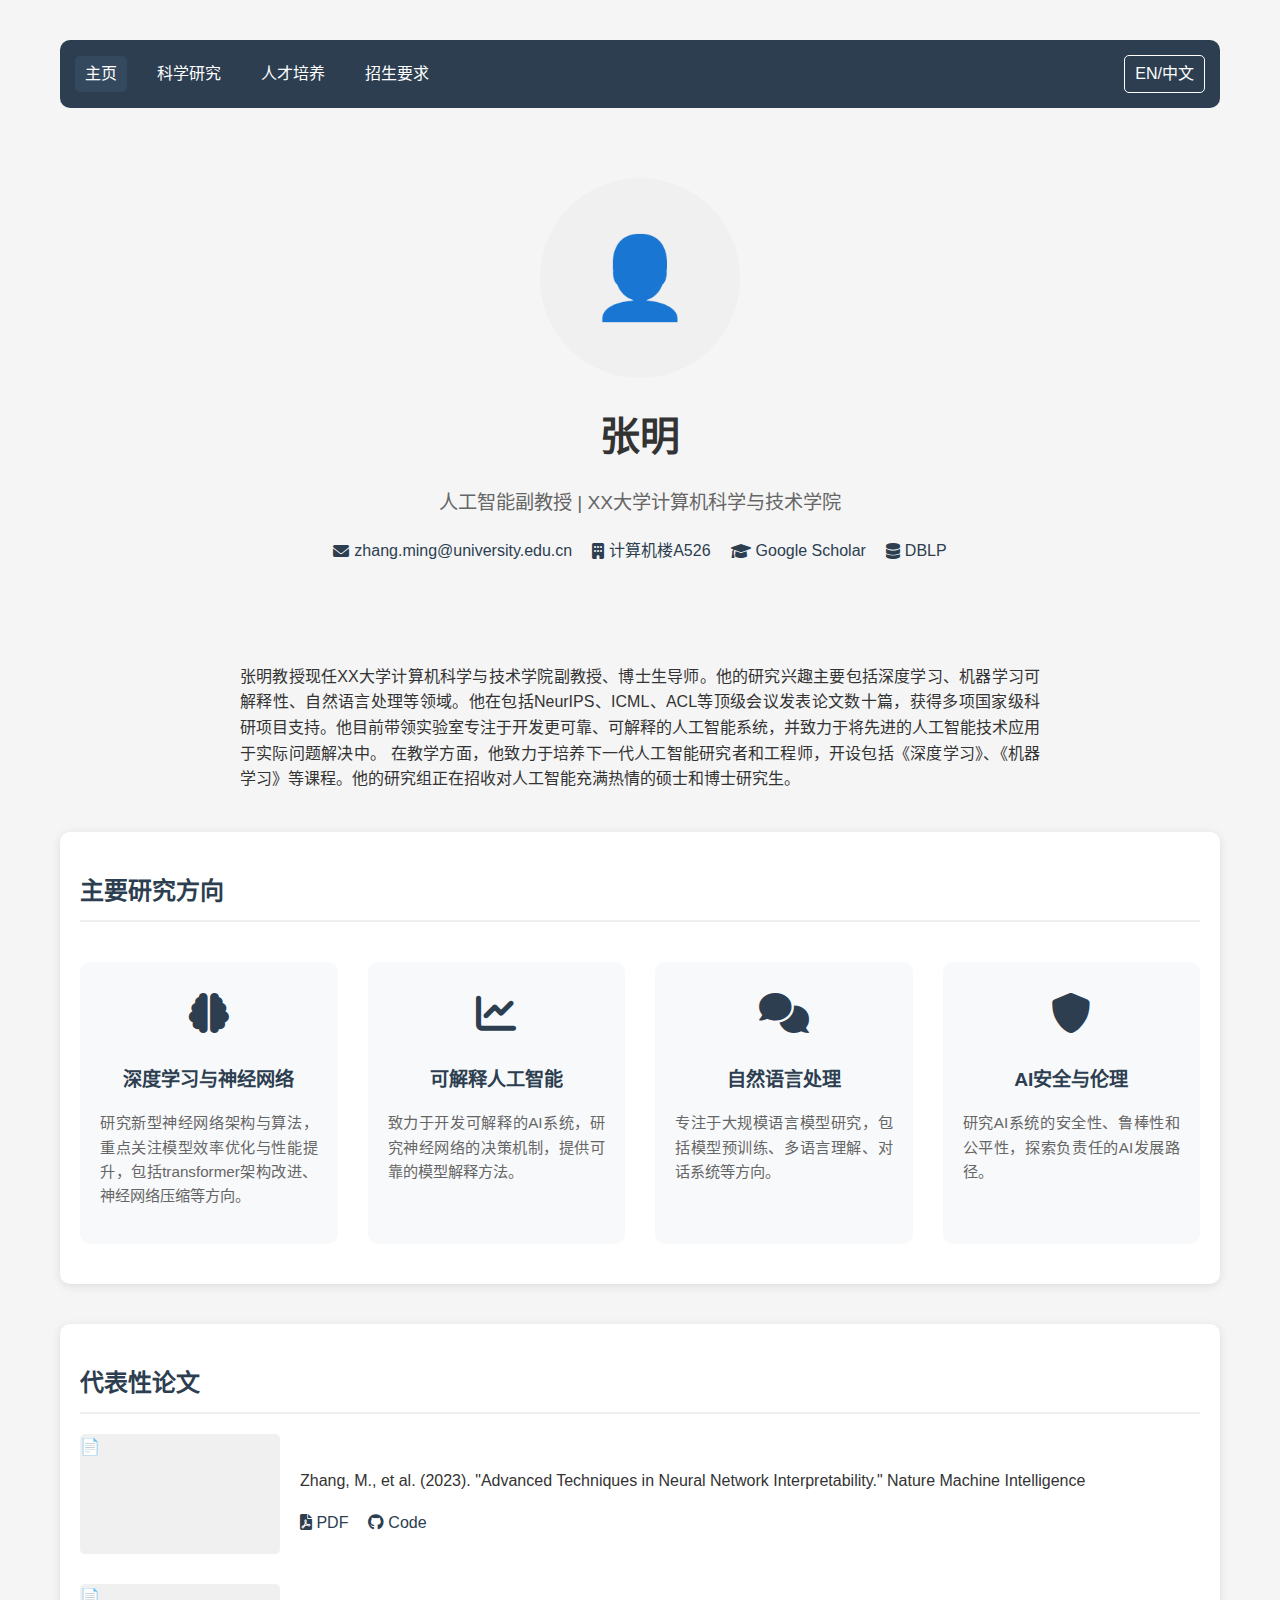
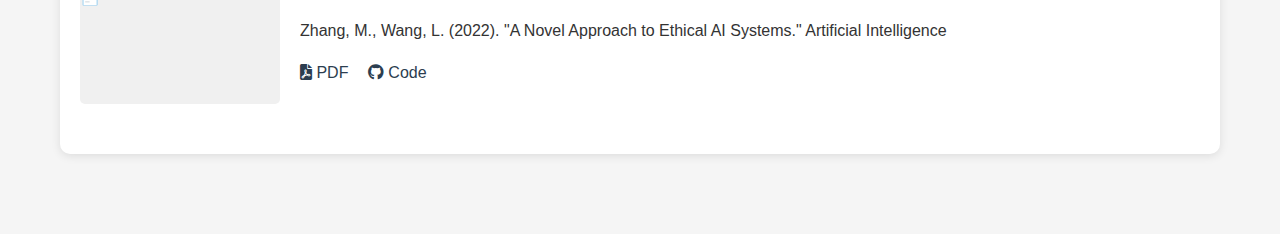
<file: index.html>
<!DOCTYPE html><html lang="zh-CN"><head>
    
    <meta charset="UTF-8">
    <meta name="viewport" content="width=device-width, initial-scale=1.0">
    <title>张明 - 人工智能研究者</title>
    <link rel="stylesheet" href="https://cdnjs.cloudflare.com/ajax/libs/font-awesome/6.0.0/css/all.min.css">
    <link rel="stylesheet" href="./css/style-index.css">
</head>
<body>
    <nav>
        <div class="nav-container">
            <div class="nav-links">
                <a href="index.html" class="active">主页</a>
                <a href="research.html">科学研究</a>
                <a href="teaching.html">人才培养</a>
                <a href="admission.html">招生要求</a>
            </div>
            <div class="lang-switch" onclick="toggleLanguage()">EN/中文</div>
        </div>
    </nav>

    <header>
        <div class="profile-img">
            👤
            <!-- 替换为实际图片：<img src="path/to/your/photo.jpg" alt="张明教授"> -->
        </div>
        <h1 class="name">张明</h1>
        <p class="title">人工智能副教授 | XX大学计算机科学与技术学院</p>
        
        <div class="contact-bar">
            <a href="mailto:zhang.ming@university.edu.cn">
                <i class="fas fa-envelope"></i>
                zhang.ming@university.edu.cn
            </a>
            <a href="#">
                <i class="fas fa-building"></i>
                计算机楼A526
            </a>
            <a href="https://scholar.google.com/" target="_blank">
                <i class="fas fa-graduation-cap"></i>
                Google Scholar
            </a>
            <a href="https://dblp.org/" target="_blank">
                <i class="fas fa-database"></i>
                DBLP
            </a>
        </div>
    </header>

    <div class="bio">
        张明教授现任XX大学计算机科学与技术学院副教授、博士生导师。他的研究兴趣主要包括深度学习、机器学习可解释性、自然语言处理等领域。他在包括NeurIPS、ICML、ACL等顶级会议发表论文数十篇，获得多项国家级科研项目支持。他目前带领实验室专注于开发更可靠、可解释的人工智能系统，并致力于将先进的人工智能技术应用于实际问题解决中。

        在教学方面，他致力于培养下一代人工智能研究者和工程师，开设包括《深度学习》、《机器学习》等课程。他的研究组正在招收对人工智能充满热情的硕士和博士研究生。
    </div>

    <section class="research-directions">
        <h2 class="section-title">主要研究方向</h2>
        <div class="research-grid">
            <div class="research-item">
                <div class="research-icon">
                    <i class="fas fa-brain"></i>
                </div>
                <h3 class="research-title">深度学习与神经网络</h3>
                <p class="research-desc">
                    研究新型神经网络架构与算法，重点关注模型效率优化与性能提升，包括transformer架构改进、神经网络压缩等方向。
                </p>
            </div>
            <div class="research-item">
                <div class="research-icon">
                    <i class="fas fa-chart-line"></i>
                </div>
                <h3 class="research-title">可解释人工智能</h3>
                <p class="research-desc">
                    致力于开发可解释的AI系统，研究神经网络的决策机制，提供可靠的模型解释方法。
                </p>
            </div>
            <div class="research-item">
                <div class="research-icon">
                    <i class="fas fa-comments"></i>
                </div>
                <h3 class="research-title">自然语言处理</h3>
                <p class="research-desc">
                    专注于大规模语言模型研究，包括模型预训练、多语言理解、对话系统等方向。
                </p>
            </div>
            <div class="research-item">
                <div class="research-icon">
                    <i class="fas fa-shield-alt"></i>
                </div>
                <h3 class="research-title">AI安全与伦理</h3>
                <p class="research-desc">
                    研究AI系统的安全性、鲁棒性和公平性，探索负责任的AI发展路径。
                </p>
            </div>
        </div>
    </section>

    <section>
        <h2>代表性论文</h2>
        <div class="publication-item">
            <div class="pub-image">
                <!-- 替换为论文相关图片：<img src="path/to/paper1/image.jpg" alt="论文1示意图"> -->
                📄
            </div>
            <div class="pub-info">
                <p>Zhang, M., et al. (2023). "Advanced Techniques in Neural Network Interpretability." Nature Machine Intelligence</p>
                <div class="pub-links">
                    <a href="#"><i class="fas fa-file-pdf"></i> PDF</a>
                    <a href="#"><i class="fab fa-github"></i> Code</a>
                </div>
            </div>
        </div>

        <div class="publication-item">
            <div class="pub-image">
                <!-- 替换为论文相关图片：<img src="path/to/paper2/image.jpg" alt="论文2示意图"> -->
                📄
            </div>
            <div class="pub-info">
                <p>Zhang, M., Wang, L. (2022). "A Novel Approach to Ethical AI Systems." Artificial Intelligence</p>
                <div class="pub-links">
                    <a href="#"><i class="fas fa-file-pdf"></i> PDF</a>
                    <a href="#"><i class="fab fa-github"></i> Code</a>
                </div>
            </div>
        </div>
    </section>

    <script>
        let isEnglish = false;

        const translations = {
            'zh': {
                'name': '张明',
                'title': '人工智能副教授 | XX大学计算机科学与技术学院',
                'nav-home': '主页',
                'nav-research': '科学研究',
                'nav-teaching': '人才培养',
                'nav-admission': '招生要求',
                'contact-office': '计算机楼A526',
                'research-directions': '主要研究方向',
                'deep-learning': '深度学习与神经网络',
                'explainable-ai': '可解释人工智能',
                'nlp': '自然语言处理',
                'ai-safety': 'AI安全与伦理',
                'deep-learning-desc': '研究新型神经网络架构与算法，重点关注模型效率优化与性能提升，包括transformer架构改进、神经网络压缩等方向。',
                'explainable-ai-desc': '致力于开发可解释的AI系统，研究神经网络的决策机制，提供可靠的模型解释方法。',
                'nlp-desc': '专注于大规模语言模型研究，包括模型预训练、多语言理解、对话系统等方向。',
                'ai-safety-desc': '研究AI系统的安全性、鲁棒性和公平性，探索负责任的AI发展路径。',
                'selected-publications': '代表性论文',
                'bio': '张明教授现任XX大学计算机科学与技术学院副教授、博士生导师。他的研究兴趣主要包括深度学习、机器学习可解释性、自然语言处理等领域。他在包括NeurIPS、ICML、ACL等顶级会议发表论文数十篇，获得多项国家级科研项目支持。他目前带领实验室专注于开发更可靠、可解释的人工智能系统，并致力于将先进的人工智能技术应用于实际问题解决中。'
            },
            'en': {
                'name': 'Ming Zhang',
                'title': 'Associate Professor in AI | School of Computer Science, XX University',
                'nav-home': 'Home',
                'nav-research': 'Research',
                'nav-teaching': 'Teaching',
                'nav-admission': 'Admission',
                'contact-office': 'Building A, Room 526',
                'research-directions': 'Research Directions',
                'deep-learning': 'Deep Learning & Neural Networks',
                'explainable-ai': 'Explainable AI',
                'nlp': 'Natural Language Processing',
                'ai-safety': 'AI Safety & Ethics',
                'deep-learning-desc': 'Research on novel neural network architectures and algorithms, focusing on model efficiency optimization and performance improvement, including transformer architecture improvements and neural network compression.',
                'explainable-ai-desc': 'Dedicated to developing interpretable AI systems, studying neural network decision mechanisms, and providing reliable model interpretation methods.',
                'nlp-desc': 'Focus on large-scale language model research, including model pre-training, multilingual understanding, and dialogue systems.',
                'ai-safety-desc': 'Research on AI system safety, robustness, and fairness, exploring responsible AI development paths.',
                'selected-publications': 'Selected Publications',
                'bio': 'Dr. Ming Zhang is currently an Associate Professor at the School of Computer Science, XX University. His research interests include deep learning, machine learning interpretability, and natural language processing. He has published numerous papers in top-tier conferences including NeurIPS, ICML, and ACL, and has received multiple national research grants. He currently leads his laboratory focusing on developing more reliable and interpretable AI systems, and is committed to applying advanced AI technologies to solve practical problems.'
            }
        };

        function toggleLanguage() {
            isEnglish = !isEnglish;
            const lang = isEnglish ? 'en' : 'zh';
            
            // 更新所有需要翻译的元素
            document.querySelector('.name').textContent = translations[lang]['name'];
            document.querySelector('.title').textContent = translations[lang]['title'];
            document.querySelector('.bio').textContent = translations[lang]['bio'];
            document.querySelector('.section-title').textContent = translations[lang]['research-directions'];
            
            // 更新导航链接
            document.querySelectorAll('.nav-links a').forEach((link, index) => {
                const keys = ['nav-home', 'nav-research', 'nav-teaching', 'nav-admission'];
                link.textContent = translations[lang][keys[index]];
            });

            // 更新研究方向
            document.querySelectorAll('.research-title').forEach((title, index) => {
                const keys = ['deep-learning', 'explainable-ai', 'nlp', 'ai-safety'];
                title.textContent = translations[lang][keys[index]];
            });

            document.querySelectorAll('.research-desc').forEach((desc, index) => {
                const keys = ['deep-learning-desc', 'explainable-ai-desc', 'nlp-desc', 'ai-safety-desc'];
                desc.textContent = translations[lang][keys[index]];
            });
        }

        // 添加部分交互效果
        document.querySelectorAll('section').forEach(section => {
            section.addEventListener('mouseenter', () => {
                section.style.transform = 'scale(1.01)';
                section.style.transition = 'transform 0.2s ease';
            });
            section.addEventListener('mouseleave', () => {
                section.style.transform = 'scale(1)';
            });
        });
    </script>


</body></html>
</file>
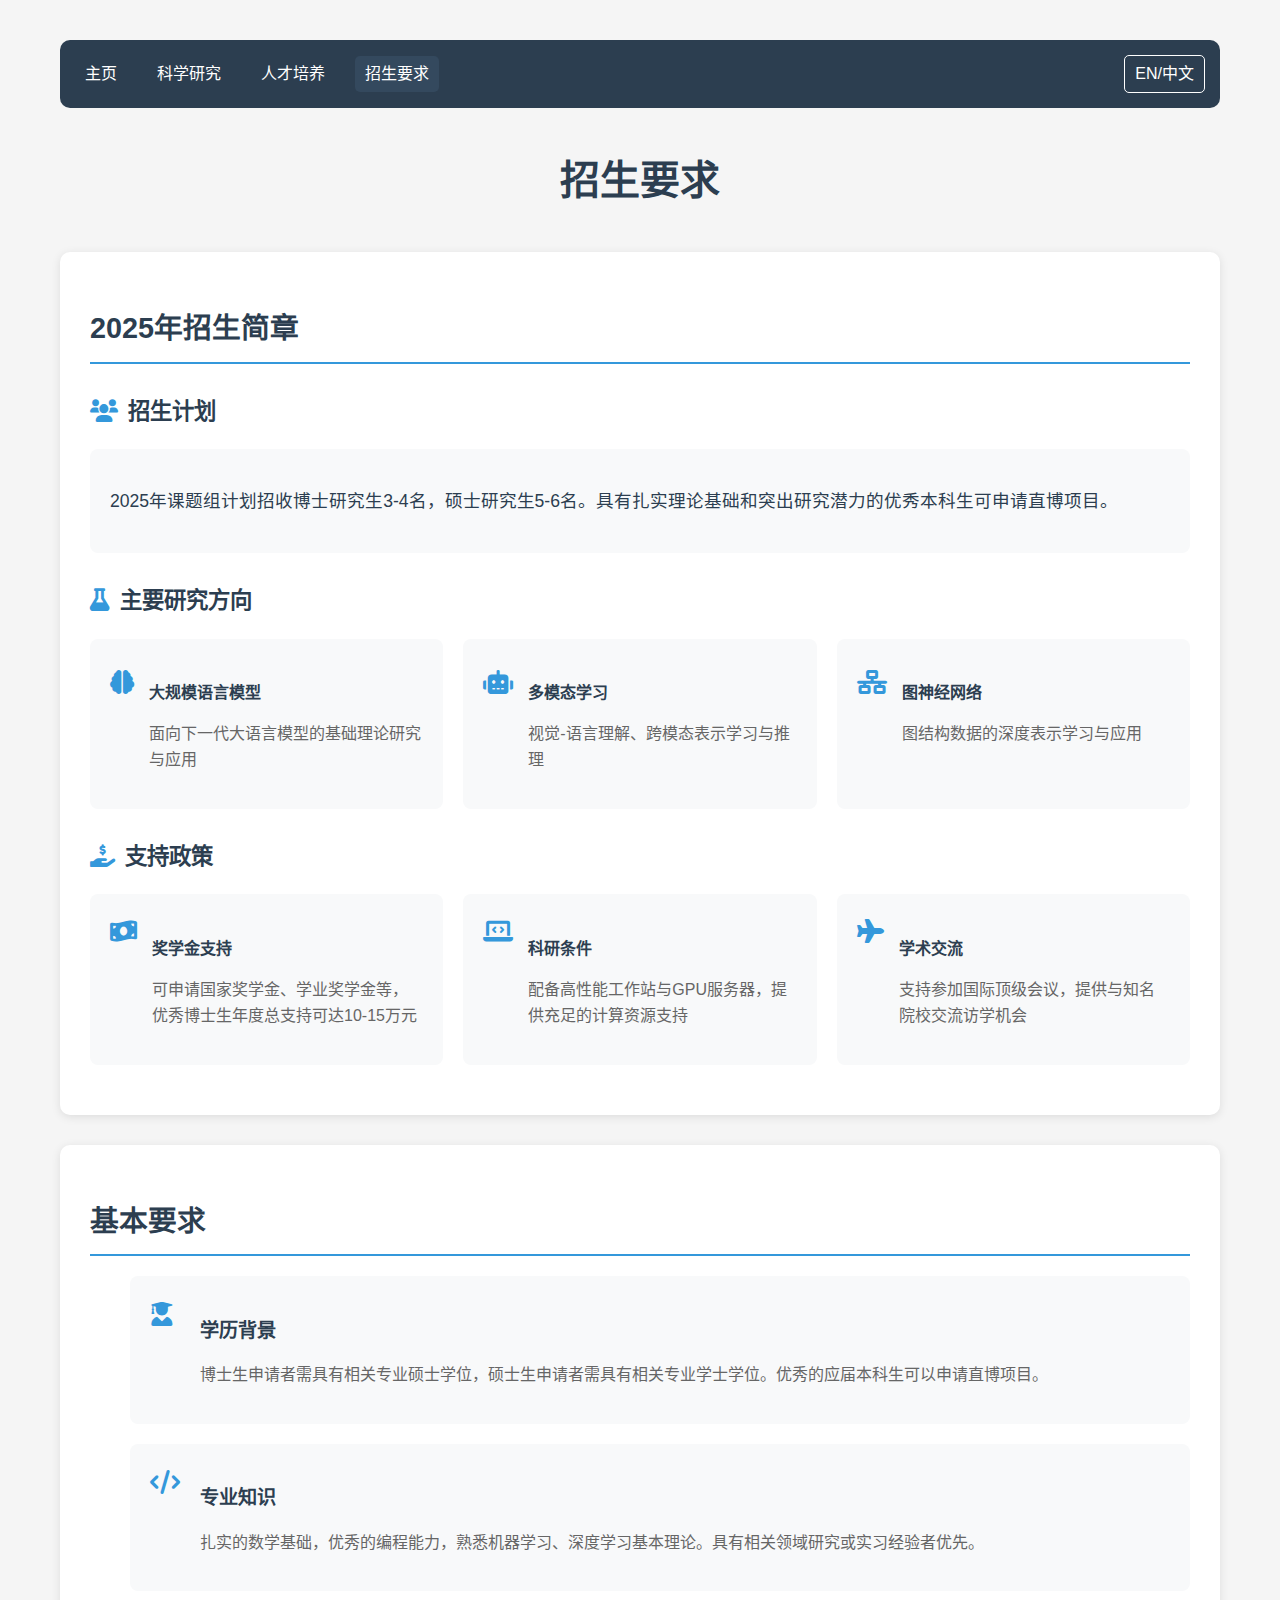
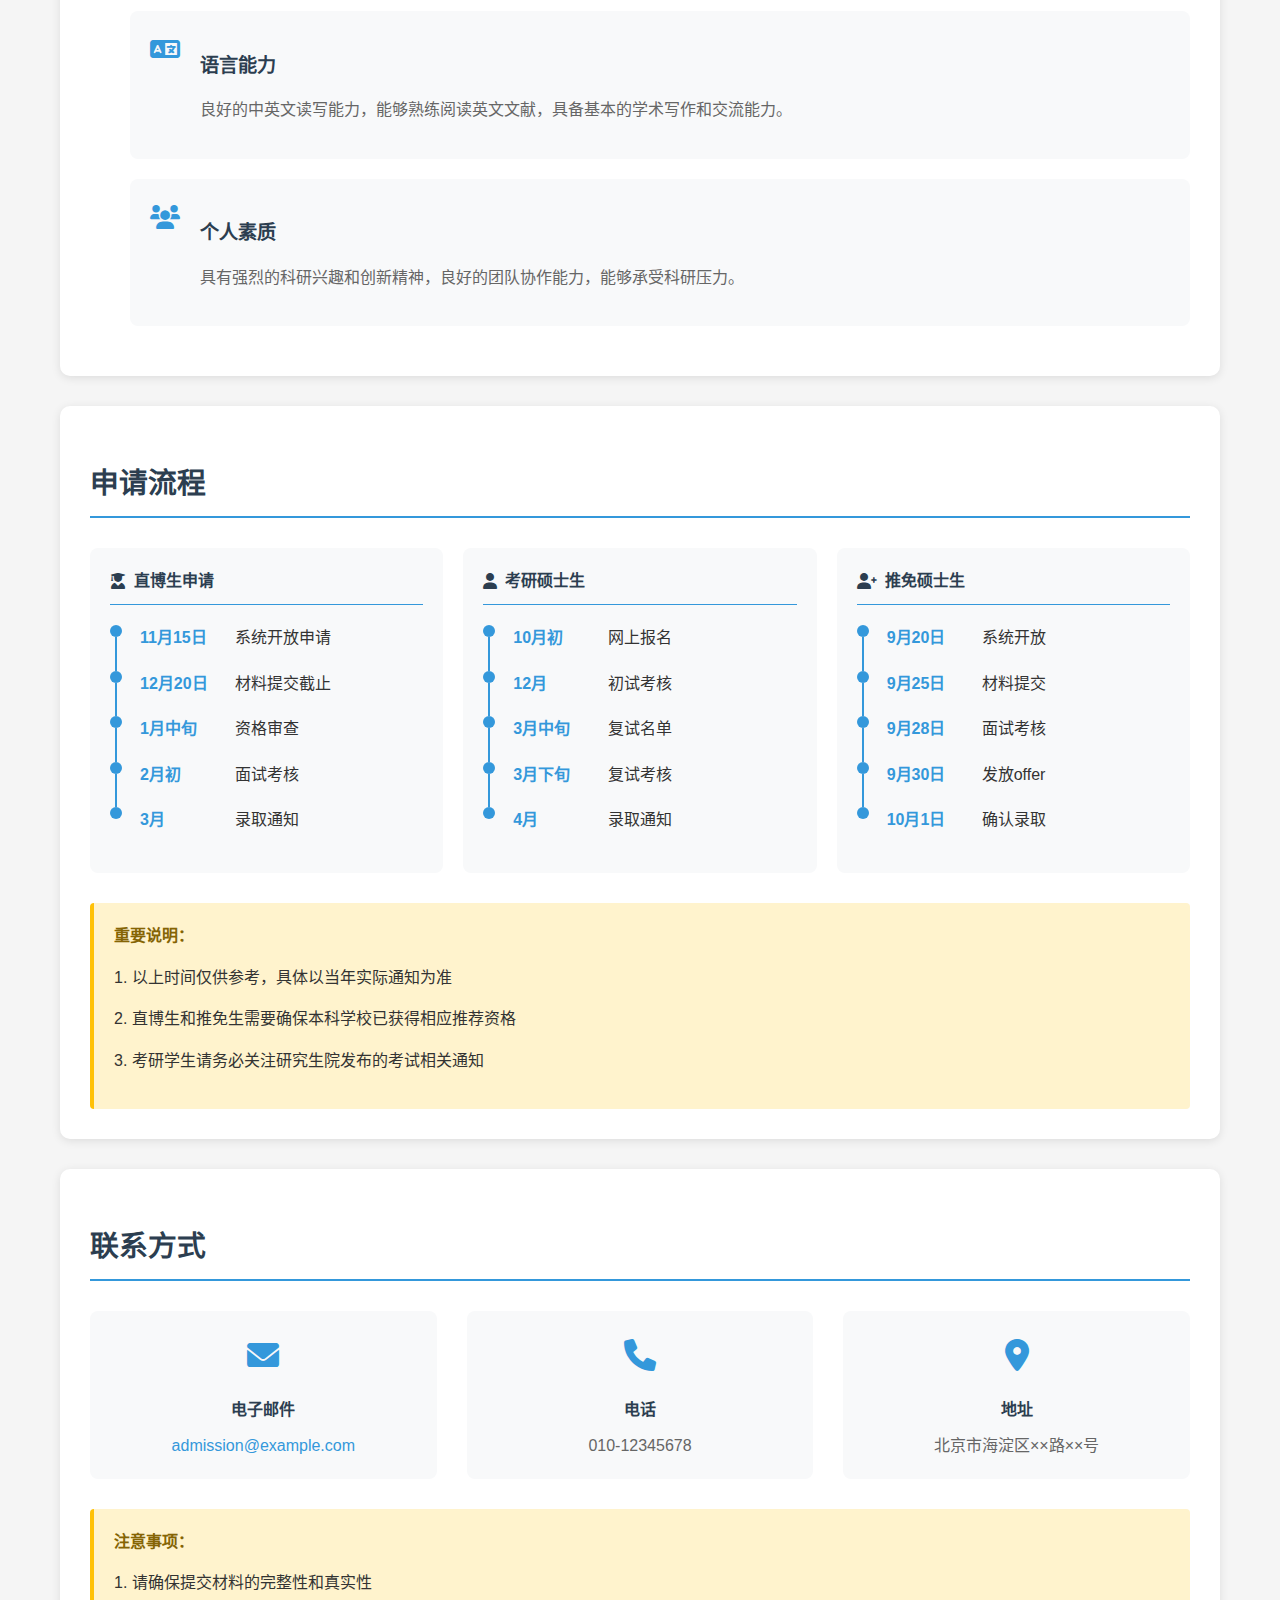
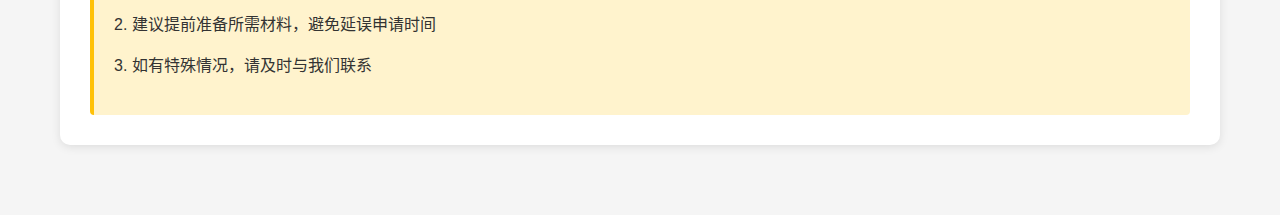
<file: admission.html>
<!DOCTYPE html>
<html lang="zh-CN">
<head>
    <meta charset="UTF-8">
    <meta name="viewport" content="width=device-width, initial-scale=1.0">
    <title>招生要求 - 张明教授课题组</title>
    <link rel="stylesheet" href="https://cdnjs.cloudflare.com/ajax/libs/font-awesome/6.0.0/css/all.min.css">
    <link rel="stylesheet" href="./css/style-admission.css">
</head>

<body>
    <nav>
        <div class="nav-container">
            <div class="nav-links">
                <a href="index.html">主页</a>
                <a href="research.html">科学研究</a>
                <a href="teaching.html">人才培养</a>
                <a href="admission.html" class="active">招生要求</a>
            </div>
            <div class="lang-switch" onclick="toggleLanguage()">EN/中文</div>
        </div>
    </nav>

    <h1 class="page-title">招生要求</h1>

    <!-- 2025年招生简章 -->
    <section class="section">
        <h2 class="section-title">2025年招生简章</h2>
        
        <!-- 招生计划 -->
        <div class="admission-plan">
            <h3 class="sub-title"><i class="fas fa-users"></i> 招生计划</h3>
            <div class="plan-content">
                <p class="plan-text">
                    2025年课题组计划招收博士研究生3-4名，硕士研究生5-6名。具有扎实理论基础和突出研究潜力的优秀本科生可申请直博项目。
                </p>
            </div>
        </div>

        <!-- 研究方向 -->
        <div class="research-directions">
            <h3 class="sub-title"><i class="fas fa-flask"></i> 主要研究方向</h3>
            <div class="direction-grid">
                <div class="direction-item">
                    <div class="direction-icon"><i class="fas fa-brain"></i></div>
                    <div class="direction-content">
                        <h4>大规模语言模型</h4>
                        <p>面向下一代大语言模型的基础理论研究与应用</p>
                    </div>
                </div>
                <div class="direction-item">
                    <div class="direction-icon"><i class="fas fa-robot"></i></div>
                    <div class="direction-content">
                        <h4>多模态学习</h4>
                        <p>视觉-语言理解、跨模态表示学习与推理</p>
                    </div>
                </div>
                <div class="direction-item">
                    <div class="direction-icon"><i class="fas fa-network-wired"></i></div>
                    <div class="direction-content">
                        <h4>图神经网络</h4>
                        <p>图结构数据的深度表示学习与应用</p>
                    </div>
                </div>
            </div>
        </div>

        <!-- 支持政策 -->
        <div class="support-policy">
            <h3 class="sub-title"><i class="fas fa-hand-holding-usd"></i> 支持政策</h3>
            <div class="policy-list">
                <div class="policy-item">
                    <i class="fas fa-money-bill-wave"></i>
                    <div class="policy-content">
                        <h4>奖学金支持</h4>
                        <p>可申请国家奖学金、学业奖学金等，优秀博士生年度总支持可达10-15万元</p>
                    </div>
                </div>
                <div class="policy-item">
                    <i class="fas fa-laptop-code"></i>
                    <div class="policy-content">
                        <h4>科研条件</h4>
                        <p>配备高性能工作站与GPU服务器，提供充足的计算资源支持</p>
                    </div>
                </div>
                <div class="policy-item">
                    <i class="fas fa-plane"></i>
                    <div class="policy-content">
                        <h4>学术交流</h4>
                        <p>支持参加国际顶级会议，提供与知名院校交流访学机会</p>
                    </div>
                </div>
            </div>
        </div>
    </section>

    <!-- 基本要求部分 -->
    <section class="section">
        <h2 class="section-title">基本要求</h2>
        <ul class="requirements-list">
            <li class="requirement-item">
                <div class="requirement-icon">
                    <i class="fas fa-user-graduate"></i>
                </div>
                <div class="requirement-content">
                    <h3>学历背景</h3>
                    <p>博士生申请者需具有相关专业硕士学位，硕士生申请者需具有相关专业学士学位。优秀的应届本科生可以申请直博项目。</p>
                </div>
            </li>
            <li class="requirement-item">
                <div class="requirement-icon">
                    <i class="fas fa-code"></i>
                </div>
                <div class="requirement-content">
                    <h3>专业知识</h3>
                    <p>扎实的数学基础，优秀的编程能力，熟悉机器学习、深度学习基本理论。具有相关领域研究或实习经验者优先。</p>
                </div>
            </li>
            <li class="requirement-item">
                <div class="requirement-icon">
                    <i class="fas fa-language"></i>
                </div>
                <div class="requirement-content">
                    <h3>语言能力</h3>
                    <p>良好的中英文读写能力，能够熟练阅读英文文献，具备基本的学术写作和交流能力。</p>
                </div>
            </li>
            <li class="requirement-item">
                <div class="requirement-icon">
                    <i class="fas fa-users"></i>
                </div>
                <div class="requirement-content">
                    <h3>个人素质</h3>
                    <p>具有强烈的科研兴趣和创新精神，良好的团队协作能力，能够承受科研压力。</p>
                </div>
            </li>
        </ul>
    </section>

    <!-- 申请流程 -->
    <!-- 申请流程 -->
    <section class="section">
        <h2 class="section-title">申请流程</h2>
        <div class="timeline-container">
            <!-- 直博生申请时间线 -->
            <div class="timeline-column">
                <div class="timeline-column-title">
                    <i class="fas fa-user-graduate"></i> 直博生申请
                </div>
                <div class="timeline">
                    <div class="timeline-item">
                        <div class="timeline-date">11月15日</div>
                        <div class="timeline-content">
                            系统开放申请
                        </div>
                    </div>
                    <div class="timeline-item">
                        <div class="timeline-date">12月20日</div>
                        <div class="timeline-content">
                            材料提交截止
                        </div>
                    </div>
                    <div class="timeline-item">
                        <div class="timeline-date">1月中旬</div>
                        <div class="timeline-content">
                            资格审查
                        </div>
                    </div>
                    <div class="timeline-item">
                        <div class="timeline-date">2月初</div>
                        <div class="timeline-content">
                            面试考核
                        </div>
                    </div>
                    <div class="timeline-item">
                        <div class="timeline-date">3月</div>
                        <div class="timeline-content">
                            录取通知
                        </div>
                    </div>
                </div>
            </div>

            <!-- 考研硕士生申请时间线 -->
            <div class="timeline-column">
                <div class="timeline-column-title">
                    <i class="fas fa-user"></i> 考研硕士生
                </div>
                <div class="timeline">
                    <div class="timeline-item">
                        <div class="timeline-date">10月初</div>
                        <div class="timeline-content">
                            网上报名
                        </div>
                    </div>
                    <div class="timeline-item">
                        <div class="timeline-date">12月</div>
                        <div class="timeline-content">
                            初试考核
                        </div>
                    </div>
                    <div class="timeline-item">
                        <div class="timeline-date">3月中旬</div>
                        <div class="timeline-content">
                            复试名单
                        </div>
                    </div>
                    <div class="timeline-item">
                        <div class="timeline-date">3月下旬</div>
                        <div class="timeline-content">
                            复试考核
                        </div>
                    </div>
                    <div class="timeline-item">
                        <div class="timeline-date">4月</div>
                        <div class="timeline-content">
                            录取通知
                        </div>
                    </div>
                </div>
            </div>

            <!-- 推免硕士生申请时间线 -->
            <div class="timeline-column">
                <div class="timeline-column-title">
                    <i class="fas fa-user-plus"></i> 推免硕士生
                </div>
                <div class="timeline">
                    <div class="timeline-item">
                        <div class="timeline-date">9月20日</div>
                        <div class="timeline-content">
                            系统开放
                        </div>
                    </div>
                    <div class="timeline-item">
                        <div class="timeline-date">9月25日</div>
                        <div class="timeline-content">
                            材料提交
                        </div>
                    </div>
                    <div class="timeline-item">
                        <div class="timeline-date">9月28日</div>
                        <div class="timeline-content">
                            面试考核
                        </div>
                    </div>
                    <div class="timeline-item">
                        <div class="timeline-date">9月30日</div>
                        <div class="timeline-content">
                            发放offer
                        </div>
                    </div>
                    <div class="timeline-item">
                        <div class="timeline-date">10月1日</div>
                        <div class="timeline-content">
                            确认录取
                        </div>
                    </div>
                </div>
            </div>
        </div>

        <div class="note">
            <div class="note-title">重要说明：</div>
            <p>1. 以上时间仅供参考，具体以当年实际通知为准</p>
            <p>2. 直博生和推免生需要确保本科学校已获得相应推荐资格</p>
            <p>3. 考研学生请务必关注研究生院发布的考试相关通知</p>
        </div>
    </section>

    <!-- 联系方式 -->
    <section class="section">
        <h2 class="section-title">联系方式</h2>
        <div class="contact-grid">
            <div class="contact-card">
                <div class="contact-icon">
                    <i class="fas fa-envelope"></i>
                </div>
                <div class="contact-title">电子邮件</div>
                <div class="contact-info">
                    <a href="mailto:admission@example.com">admission@example.com</a>
                </div>
            </div>
            <div class="contact-card">
                <div class="contact-icon">
                    <i class="fas fa-phone"></i>
                </div>
                <div class="contact-title">电话</div>
                <div class="contact-info">
                    010-12345678
                </div>
            </div>
            <div class="contact-card">
                <div class="contact-icon">
                    <i class="fas fa-map-marker-alt"></i>
                </div>
                <div class="contact-title">地址</div>
                <div class="contact-info">
                    北京市海淀区××路××号
                </div>
            </div>
        </div>

        <div class="note">
            <div class="note-title">注意事项：</div>
            <p>1. 请确保提交材料的完整性和真实性</p>
            <p>2. 建议提前准备所需材料，避免延误申请时间</p>
            <p>3. 如有特殊情况，请及时与我们联系</p>
        </div>
    </section>

    <script>
        // 语言切换功能
        let isEnglish = false;
        const translations = {
            'zh': {
                'page-title': '招生要求',
                'requirements': '基本要求',
                'process': '申请流程',
                'contact': '联系方式'
            },
            'en': {
                'page-title': 'Admission',
                'requirements': 'Requirements',
                'process': 'Application Process',
                'contact': 'Contact Us'
            }
        };

        function toggleLanguage() {
            isEnglish = !isEnglish;
            const lang = isEnglish ? 'en' : 'zh';
            
            Object.entries(translations[lang]).forEach(([key, value]) => {
                const elements = document.getElementsByClassName(key);
                Array.from(elements).forEach(element => {
                    element.textContent = value;
                });
            });
        }
    </script>
</body>
</html>
</file>
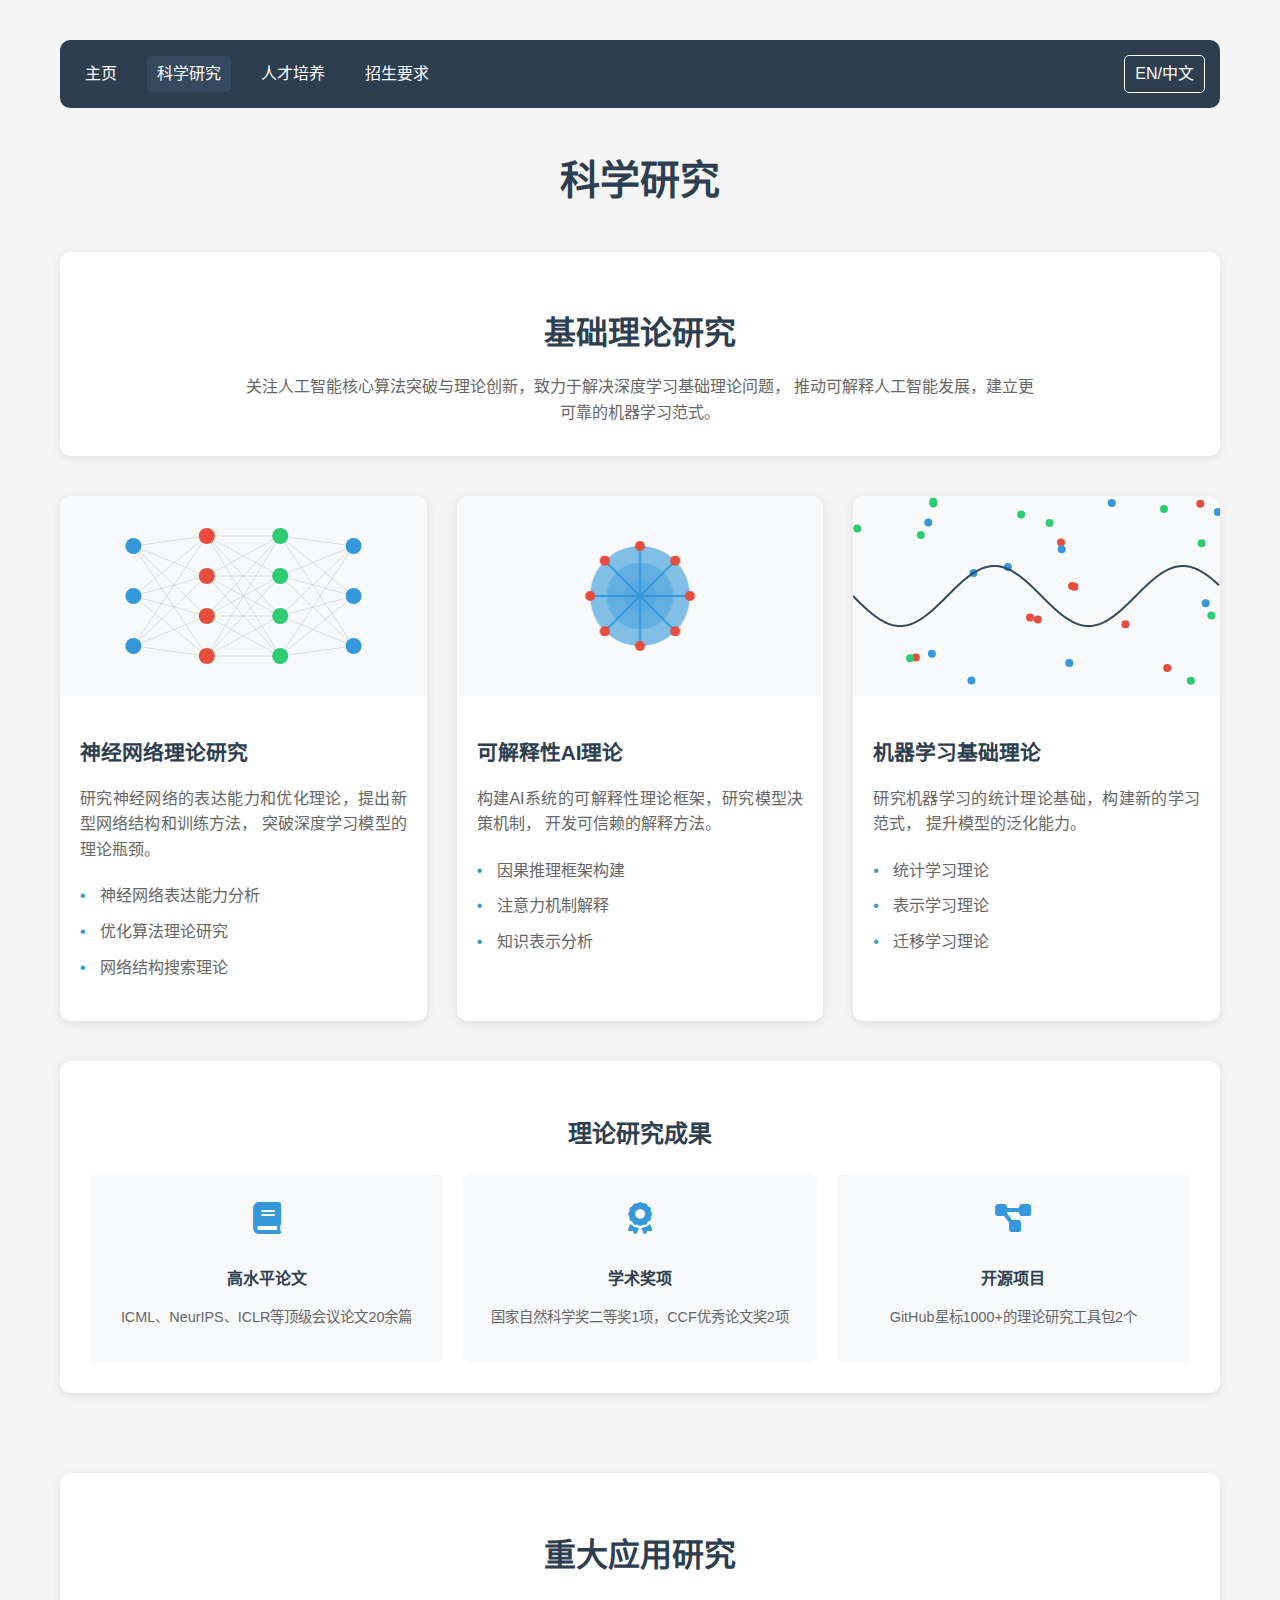
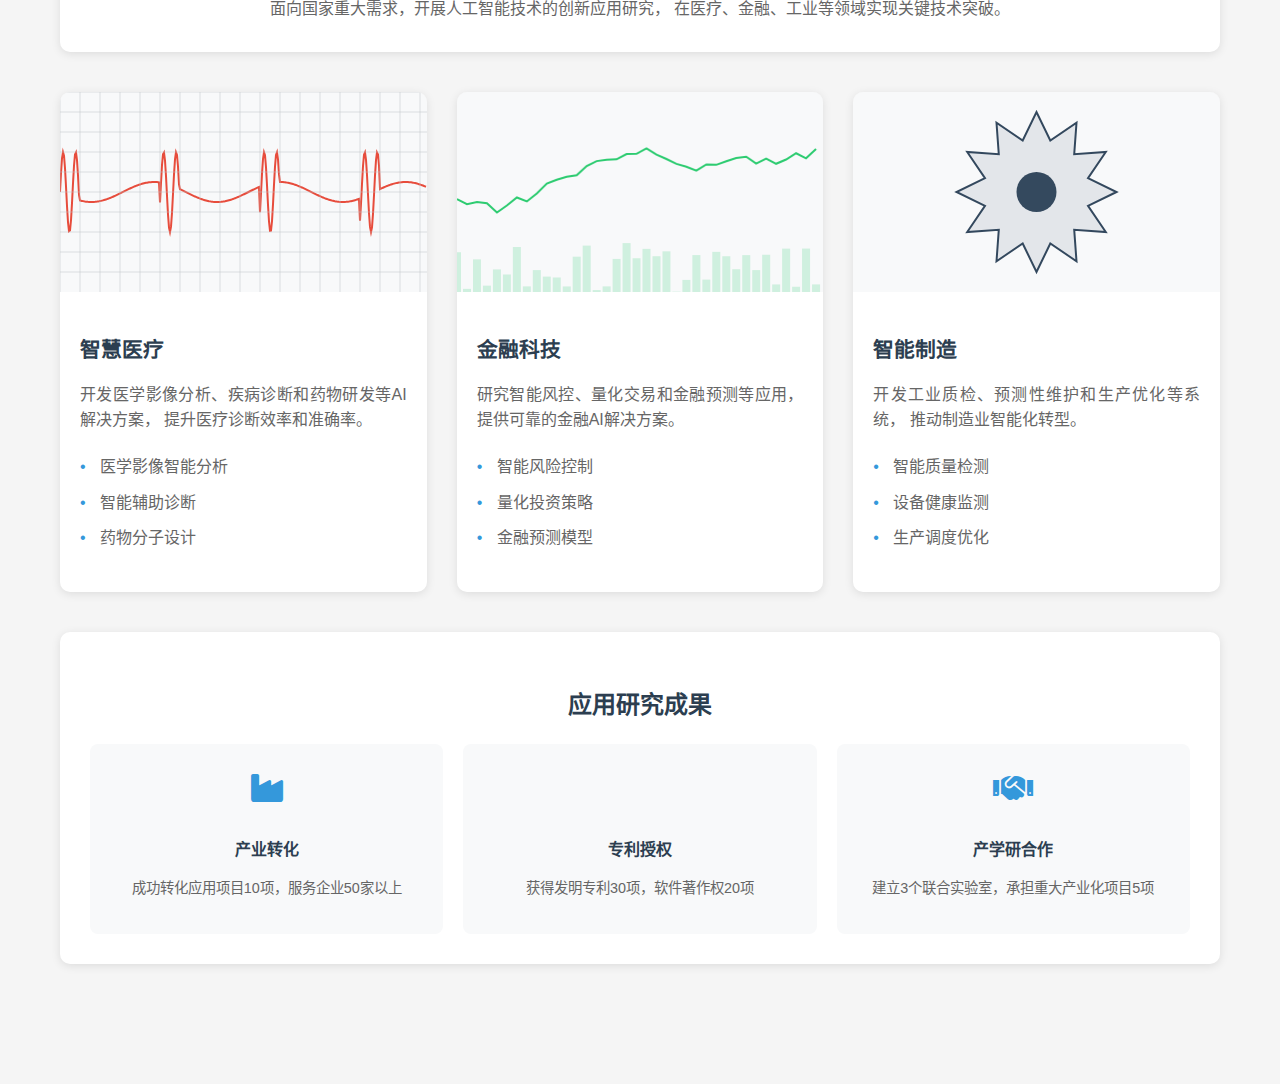
<file: research.html>
<!DOCTYPE html>
<html lang="zh-CN">
<head>
    <meta charset="UTF-8">
    <meta name="viewport" content="width=device-width, initial-scale=1.0">
    <title>科学研究 - 张明教授课题组</title>
    <link rel="stylesheet" href="https://cdnjs.cloudflare.com/ajax/libs/font-awesome/6.0.0/css/all.min.css">
    <link rel="stylesheet" href="./css/style-research.css">
</head>
</head>
<body>
    <nav>
        <div class="nav-container">
            <div class="nav-links">
                <a href="index.html">主页</a>
                <a href="research.html" class="active">科学研究</a>
                <a href="teaching.html">人才培养</a>
                <a href="admission.html">招生要求</a>
            </div>
            <div class="lang-switch" onclick="toggleLanguage()">EN/中文</div>
        </div>
    </nav>

    <h1 class="page-title">科学研究</h1>

    <!-- 基础理论研究部分 -->
    <section class="research-area">
        <div class="area-header">
            <h2 class="area-title">基础理论研究</h2>
            <p class="area-description">
                关注人工智能核心算法突破与理论创新，致力于解决深度学习基础理论问题，
                推动可解释人工智能发展，建立更可靠的机器学习范式。
            </p>
        </div>

        <div class="research-grid">
            <div class="research-card">
                <div class="research-image">
                    <canvas id="neuralNetCanvas"></canvas>
                </div>
                <div class="research-content">
                    <h3>神经网络理论研究</h3>
                    <p>研究神经网络的表达能力和优化理论，提出新型网络结构和训练方法，
                       突破深度学习模型的理论瓶颈。</p>
                    <ul>
                        <li>神经网络表达能力分析</li>
                        <li>优化算法理论研究</li>
                        <li>网络结构搜索理论</li>
                    </ul>
                </div>
            </div>

            <div class="research-card">
                <div class="research-image">
                    <canvas id="explainableAICanvas"></canvas>
                </div>
                <div class="research-content">
                    <h3>可解释性AI理论</h3>
                    <p>构建AI系统的可解释性理论框架，研究模型决策机制，
                       开发可信赖的解释方法。</p>
                    <ul>
                        <li>因果推理框架构建</li>
                        <li>注意力机制解释</li>
                        <li>知识表示分析</li>
                    </ul>
                </div>
            </div>

            <div class="research-card">
                <div class="research-image">
                    <canvas id="mlTheoryCanvas"></canvas>
                </div>
                <div class="research-content">
                    <h3>机器学习基础理论</h3>
                    <p>研究机器学习的统计理论基础，构建新的学习范式，
                       提升模型的泛化能力。</p>
                    <ul>
                        <li>统计学习理论</li>
                        <li>表示学习理论</li>
                        <li>迁移学习理论</li>
                    </ul>
                </div>
            </div>
        </div>

        <div class="achievements">
            <h3>理论研究成果</h3>
            <div class="achievement-list">
                <div class="achievement-item">
                    <div class="achievement-icon"><i class="fas fa-book"></i></div>
                    <h4>高水平论文</h4>
                    <p>ICML、NeurIPS、ICLR等顶级会议论文20余篇</p>
                </div>
                <div class="achievement-item">
                    <div class="achievement-icon"><i class="fas fa-award"></i></div>
                    <h4>学术奖项</h4>
                    <p>国家自然科学奖二等奖1项，CCF优秀论文奖2项</p>
                </div>
                <div class="achievement-item">
                    <div class="achievement-icon"><i class="fas fa-project-diagram"></i></div>
                    <h4>开源项目</h4>
                    <p>GitHub星标1000+的理论研究工具包2个</p>
                </div>
            </div>
        </div>
    </section>

    <!-- 重大应用研究部分 -->
    <section class="research-area">
        <div class="area-header">
            <h2 class="area-title">重大应用研究</h2>
            <p class="area-description">
                面向国家重大需求，开展人工智能技术的创新应用研究，
                在医疗、金融、工业等领域实现关键技术突破。
            </p>
        </div>

        <div class="research-grid">
            <div class="research-card">
                <div class="research-image">
                    <canvas id="medicalAICanvas"></canvas>
                </div>
                <div class="research-content">
                    <h3>智慧医疗</h3>
                    <p>开发医学影像分析、疾病诊断和药物研发等AI解决方案，
                       提升医疗诊断效率和准确率。</p>
                    <ul>
                        <li>医学影像智能分析</li>
                        <li>智能辅助诊断</li>
                        <li>药物分子设计</li>
                    </ul>
                </div>
            </div>

            <div class="research-card">
                <div class="research-image">
                    <canvas id="financeAICanvas"></canvas>
                </div>
                <div class="research-content">
                    <h3>金融科技</h3>
                    <p>研究智能风控、量化交易和金融预测等应用，
                       提供可靠的金融AI解决方案。</p>
                    <ul>
                        <li>智能风险控制</li>
                        <li>量化投资策略</li>
                        <li>金融预测模型</li>
                    </ul>
                </div>
            </div>

            <div class="research-card">
                <div class="research-image">
                    <canvas id="manufacturingCanvas"></canvas>
                </div>
                <div class="research-content">
                    <h3>智能制造</h3>
                    <p>开发工业质检、预测性维护和生产优化等系统，
                       推动制造业智能化转型。</p>
                    <ul>
                        <li>智能质量检测</li>
                        <li>设备健康监测</li>
                        <li>生产调度优化</li>
                    </ul>
                </div>
            </div>
        </div>

        <div class="achievements">
            <h3>应用研究成果</h3>
            <div class="achievement-list">
                <div class="achievement-item">
                    <div class="achievement-icon"><i class="fas fa-industry"></i></div>
                    <h4>产业转化</h4>
                    <p>成功转化应用项目10项，服务企业50家以上</p>
                </div>
                <div class="achievement-item">
                    <div class="achievement-icon"><i class="fas fa-patent"></i></div>
                    <h4>专利授权</h4>
                    <p>获得发明专利30项，软件著作权20项</p>
                </div>
                <div class="achievement-item">
                    <div class="achievement-icon"><i class="fas fa-handshake"></i></div>
                    <h4>产学研合作</h4>
                    <p>建立3个联合实验室，承担重大产业化项目5项</p>
                </div>
            </div>
        </div>
    </section>

    <script>
        // Canvas绘制函数
        function drawNeuralNetwork(canvas) {
            const ctx = canvas.getContext('2d');
            ctx.fillStyle = '#f8f9fa';
            ctx.fillRect(0, 0, canvas.width, canvas.height);

            // 设置神经元和连接的样式
            const nodeRadius = 8;
            const colors = ['#3498db', '#e74c3c', '#2ecc71'];
            
            // 定义层
            const layers = [3, 4, 4, 3];
            const layerSpacing = canvas.width / (layers.length + 1);
            const maxNodes = Math.max(...layers);
            
            // 绘制连接
            ctx.strokeStyle = '#bdc3c7';
            ctx.lineWidth = 0.5;
            
            for(let i = 0; i < layers.length - 1; i++) {
                const startX = layerSpacing * (i + 1);
                const endX = layerSpacing * (i + 2);
                
                for(let j = 0; j < layers[i]; j++) {
                    const startY = (canvas.height / (layers[i] + 1)) * (j + 1);
                    
                    for(let k = 0; k < layers[i + 1]; k++) {
                        const endY = (canvas.height / (layers[i + 1] + 1)) * (k + 1);
                        ctx.beginPath();
                        ctx.moveTo(startX, startY);
                        ctx.lineTo(endX, endY);
                        ctx.stroke();
                    }
                }
            }
            
            // 绘制神经元
            layers.forEach((nodes, i) => {
                const x = layerSpacing * (i + 1);
                ctx.fillStyle = colors[i % colors.length];
                
                for(let j = 0; j < nodes; j++) {
                    const y = (canvas.height / (nodes + 1)) * (j + 1);
                    ctx.beginPath();
                    ctx.arc(x, y, nodeRadius, 0, Math.PI * 2);
                    ctx.fill();
                }
            });
        }

        function drawExplainableAI(canvas) {
            const ctx = canvas.getContext('2d');
            ctx.fillStyle = '#f8f9fa';
            ctx.fillRect(0, 0, canvas.width, canvas.height);

            // 绘制主要图形
            const centerX = canvas.width / 2;
            const centerY = canvas.height / 2;
            const radius = Math.min(canvas.width, canvas.height) / 4;

            // 绘制同心圆
            const circles = 3;
            for(let i = circles; i > 0; i--) {
                ctx.beginPath();
                ctx.arc(centerX, centerY, radius * (i/circles), 0, Math.PI * 2);
                ctx.fillStyle = `rgba(52, 152, 219, ${0.2 * i})`;
                ctx.fill();
            }

            // 绘制放射线
            const rays = 8;
            ctx.strokeStyle = '#3498db';
            ctx.lineWidth = 2;
            for(let i = 0; i < rays; i++) {
                const angle = (i * 2 * Math.PI) / rays;
                ctx.beginPath();
                ctx.moveTo(centerX, centerY);
                ctx.lineTo(
                    centerX + Math.cos(angle) * radius,
                    centerY + Math.sin(angle) * radius
                );
                ctx.stroke();
            }

            // 在端点添加小圆
            ctx.fillStyle = '#e74c3c';
            for(let i = 0; i < rays; i++) {
                const angle = (i * 2 * Math.PI) / rays;
                const x = centerX + Math.cos(angle) * radius;
                const y = centerY + Math.sin(angle) * radius;
                
                ctx.beginPath();
                ctx.arc(x, y, 5, 0, Math.PI * 2);
                ctx.fill();
            }
        }

        function drawMLTheory(canvas) {
            const ctx = canvas.getContext('2d');
            ctx.fillStyle = '#f8f9fa';
            ctx.fillRect(0, 0, canvas.width, canvas.height);

            // 绘制散点图
            const points = 30;
            const colors = ['#3498db', '#e74c3c', '#2ecc71'];
            
            for(let i = 0; i < points; i++) {
                const x = Math.random() * canvas.width;
                const y = Math.random() * canvas.height;
                const colorIndex = Math.floor(Math.random() * colors.length);
                
                ctx.fillStyle = colors[colorIndex];
                ctx.beginPath();
                ctx.arc(x, y, 4, 0, Math.PI * 2);
                ctx.fill();
            }

            // 绘制决策边界
            ctx.strokeStyle = '#34495e';
            ctx.lineWidth = 2;
            ctx.beginPath();
            ctx.moveTo(0, canvas.height/2);
            
            for(let x = 0; x < canvas.width; x++) {
                const y = canvas.height/2 + Math.sin(x/30) * 30;
                ctx.lineTo(x, y);
            }
            ctx.stroke();
        }

        function drawMedicalAI(canvas) {
            const ctx = canvas.getContext('2d');
            ctx.fillStyle = '#f8f9fa';
            ctx.fillRect(0, 0, canvas.width, canvas.height);

            // 绘制心电图样式
            ctx.strokeStyle = '#e74c3c';
            ctx.lineWidth = 2;
            ctx.beginPath();
            ctx.moveTo(0, canvas.height/2);

            for(let x = 0; x < canvas.width; x++) {
                let y;
                if(x % 100 < 20) {
                    y = canvas.height/2 - Math.sin(x/2) * 40;
                } else {
                    y = canvas.height/2 + Math.sin(x/20) * 10;
                }
                ctx.lineTo(x, y);
            }
            ctx.stroke();

            // 添加网格背景
            ctx.strokeStyle = '#bdc3c7';
            ctx.lineWidth = 0.5;
            const gridSize = 20;
            
            for(let x = 0; x < canvas.width; x += gridSize) {
                ctx.beginPath();
                ctx.moveTo(x, 0);
                ctx.lineTo(x, canvas.height);
                ctx.stroke();
            }
            
            for(let y = 0; y < canvas.height; y += gridSize) {
                ctx.beginPath();
                ctx.moveTo(0, y);
                ctx.lineTo(canvas.width, y);
                ctx.stroke();
            }
        }

        function drawFinanceAI(canvas) {
            const ctx = canvas.getContext('2d');
            ctx.fillStyle = '#f8f9fa';
            ctx.fillRect(0, 0, canvas.width, canvas.height);

            // 绘制股票图表
            ctx.strokeStyle = '#2ecc71';
            ctx.lineWidth = 2;
            ctx.beginPath();
            ctx.moveTo(0, canvas.height);

            const points = [];
            let lastY = canvas.height/2;
            
            for(let x = 0; x < canvas.width; x += 10) {
                const y = lastY + (Math.random() - 0.5) * 20;
                points.push({x, y: Math.min(Math.max(y, 20), canvas.height - 20)});
                lastY = y;
            }

            points.forEach((point, i) => {
                if(i === 0) {
                    ctx.moveTo(point.x, point.y);
                } else {
                    ctx.lineTo(point.x, point.y);
                }
            });
            
            ctx.stroke();

            // 添加成交量柱状图
            ctx.fillStyle = 'rgba(46, 204, 113, 0.2)';
            points.forEach(point => {
                const height = Math.random() * 50;
                ctx.fillRect(point.x - 4, canvas.height - height, 8, height);
            });
        }

        function drawManufacturing(canvas) {
            const ctx = canvas.getContext('2d');
            ctx.fillStyle = '#f8f9fa';
            ctx.fillRect(0, 0, canvas.width, canvas.height);

            // 绘制齿轮
            const centerX = canvas.width/2;
            const centerY = canvas.height/2;
            const radius = Math.min(canvas.width, canvas.height)/3;
            const teeth = 12;

            ctx.strokeStyle = '#34495e';
            ctx.lineWidth = 2;
            ctx.beginPath();
            
            for(let i = 0; i < teeth; i++) {
                const angle = (i * 2 * Math.PI) / teeth;
                const outerRadius = radius * 1.2;
                const innerRadius = radius * 0.8;
                
                ctx.lineTo(
                    centerX + Math.cos(angle) * outerRadius,
                    centerY + Math.sin(angle) * outerRadius
                );
                
                ctx.lineTo(
                    centerX + Math.cos(angle + Math.PI/teeth) * innerRadius,
                    centerY + Math.sin(angle + Math.PI/teeth) * innerRadius
                );
            }
            
            ctx.closePath();
            ctx.stroke();
            ctx.fillStyle = 'rgba(52, 73, 94, 0.1)';
            ctx.fill();

            // 绘制中心圆
            ctx.beginPath();
            ctx.arc(centerX, centerY, radius * 0.3, 0, Math.PI * 2);
            ctx.fillStyle = '#34495e';
            ctx.fill();
        }

        // 初始化所有画布
        document.addEventListener('DOMContentLoaded', () => {
            const canvases = {
                'neuralNetCanvas': drawNeuralNetwork,
                'explainableAICanvas': drawExplainableAI,
                'mlTheoryCanvas': drawMLTheory,
                'medicalAICanvas': drawMedicalAI,
                'financeAICanvas': drawFinanceAI,
                'manufacturingCanvas': drawManufacturing
            };

            Object.entries(canvases).forEach(([id, drawFunc]) => {
                const canvas = document.getElementById(id);
                if (canvas) {
                    canvas.width = canvas.offsetWidth;
                    canvas.height = canvas.offsetHeight;
                    drawFunc(canvas);
                }
            });
        });

        // 语言切换
        let isEnglish = false;
        const translations = {
            'zh': {
                'page-title': '科学研究',
                'basic-research': '基础理论研究',
                'applied-research': '重大应用研究',
                // ... 其他中文翻译
            },
            'en': {
                'page-title': 'Research',
                'basic-research': 'Basic Theoretical Research',
                'applied-research': 'Major Applications',
                // ... 其他英文翻译
            }
        };

        function toggleLanguage() {
            isEnglish = !isEnglish;
            const lang = isEnglish ? 'en' : 'zh';
            
            // 更新文本内容
            Object.entries(translations[lang]).forEach(([key, value]) => {
                const elements = document.getElementsByClassName(key);
                Array.from(elements).forEach(element => {
                    element.textContent = value;
                });
            });
        }
    </script>
</body>
</html>
</file>
<file: css/style-index.css>
/* 全局样式 */
html, body {
            font-family: -apple-system, BlinkMacSystemFont, "Segoe UI", Roboto, "Helvetica Neue", Arial, sans-serif;
            line-height: 1.6;
            color: #333;
            max-width: 1200px;
            margin: 0 auto;
            padding: 20px;
            background: #f5f5f5;
        }
        nav {
            background: #2c3e50;
            padding: 15px;
            border-radius: 10px;
            margin-bottom: 30px;
            position: sticky;
            top: 0;
            z-index: 100;
        }
        .nav-container {
            display: flex;
            justify-content: space-between;
            align-items: center;
        }
        .nav-links {
            display: flex;
            gap: 20px;
        }
        .nav-links a {
            color: white;
            text-decoration: none;
            padding: 5px 10px;
            border-radius: 5px;
            transition: background 0.3s;
        }
        .nav-links a:hover, .nav-links a.active {
            background: #34495e;
        }
        .lang-switch {
            color: white;
            cursor: pointer;
            padding: 5px 10px;
            border: 1px solid white;
            border-radius: 5px;
        }
        header {
            text-align: center;
            padding: 40px 0;
        }
        .area-header {
            text-align: center;
            margin-bottom: 40px;
            padding: 30px;
            background: #fff;
            border-radius: 10px;
            box-shadow: 0 2px 10px rgba(0,0,0,0.1);
        }
        .profile-img {
            width: 200px;
            height: 200px;
            border-radius: 50%;
            margin: 0 auto 20px;
            background: #f0f0f0;
            display: flex;
            align-items: center;
            justify-content: center;
            font-size: 80px;
            color: #666;
            overflow: hidden;
        }
        .profile-img img {
            width: 100%;
            height: 100%;
            object-fit: cover;
        }
        h1 {
            font-size: 2.5em;
            margin-bottom: 10px;
        }
        .title {
            color: #666;
            font-size: 1.2em;
            margin-bottom: 20px;
        }
        .contact-bar {
            display: flex;
            justify-content: center;
            gap: 20px;
            margin: 20px 0;
            flex-wrap: wrap;
        }
        .contact-bar a {
            color: #2c3e50;
            text-decoration: none;
            display: flex;
            align-items: center;
            gap: 5px;
            transition: color 0.3s;
        }
        .contact-bar a:hover {
            color: #3498db;
        }
        .bio {
            text-align: justify;
            max-width: 800px;
            margin: 40px auto;
            padding: 0 20px;
        }
        section {
            margin: 40px 0;
            padding: 20px;
            background: #fff;
            border-radius: 10px;
            box-shadow: 0 2px 10px rgba(0,0,0,0.1);
        }
        h2 {
            color: #2c3e50;
            margin-bottom: 20px;
            padding-bottom: 10px;
            border-bottom: 2px solid #eee;
        }
        .research-directions {
            margin: 40px 0;
        }
        .research-grid {
            display: grid;
            grid-template-columns: repeat(auto-fit, minmax(250px, 1fr));
            gap: 30px;
            padding: 20px 0;
        }
        .research-item {
            padding: 20px;
            background: #f8f9fa;
            border-radius: 10px;
            transition: transform 0.3s ease;
        }
        .research-item:hover {
            transform: translateY(-5px);
        }
        .research-icon {
            font-size: 2.5em;
            color: #2c3e50;
            margin-bottom: 15px;
            text-align: center;
        }
        .research-title {
            font-size: 1.2em;
            color: #2c3e50;
            margin-bottom: 10px;
            text-align: center;
        }
        .research-desc {
            color: #666;
            font-size: 0.95em;
            text-align: justify;
        }
        .publication-item {
            display: flex;
            gap: 20px;
            margin-bottom: 30px;
            align-items: center;
        }
        .pub-image {
            width: 200px;
            height: 120px;
            background: #f0f0f0;
            border-radius: 5px;
            overflow: hidden;
        }
        .pub-image img {
            width: 100%;
            height: 100%;
            object-fit: cover;
        }
        .pub-info {
            flex: 1;
        }
        .pub-links {
            margin-top: 10px;
        }
        .pub-links a {
            margin-right: 15px;
            color: #2c3e50;
            text-decoration: none;
            transition: color 0.3s;
        }
        .pub-links a:hover {
            color: #3498db;
        }
        @media (max-width: 768px) {
            .nav-container {
                flex-direction: column;
                gap: 10px;
            }
            .nav-links {
                flex-wrap: wrap;
                justify-content: center;
            }
            .publication-item {
                flex-direction: column;
            }
            .pub-image {
                width: 100%;
                max-width: 300px;
                margin: 0 auto;
            }
            .profile-img {
                width: 150px;
                height: 150px;
                font-size: 60px;
            }
            h1 {
                font-size: 2em;
            }
            .contact-bar {
                flex-direction: column;
                align-items: center;
            }
</file>
<file: css/style-admission.css>
/* 全局样式 */
html, body {
            font-family: -apple-system, BlinkMacSystemFont, "Segoe UI", Roboto, "Helvetica Neue", Arial, sans-serif;
            line-height: 1.6;
            color: #333;
            max-width: 1200px;
            margin: 0 auto;
            padding: 20px;
            background: #f5f5f5;
        }
        nav {
            background: #2c3e50;
            padding: 15px;
            border-radius: 10px;
            margin-bottom: 30px;
            position: sticky;
            top: 0;
            z-index: 100;
        }
        .nav-container {
            display: flex;
            justify-content: space-between;
            align-items: center;
        }
        .nav-links {
            display: flex;
            gap: 20px;
        }
        .nav-links a {
            color: white;
            text-decoration: none;
            padding: 5px 10px;
            border-radius: 5px;
            transition: background 0.3s;
        }
        .nav-links a:hover, .nav-links a.active {
            background: #34495e;
        }
        .lang-switch {
            color: white;
            cursor: pointer;
            padding: 5px 10px;
            border: 1px solid white;
            border-radius: 5px;
        }
        .page-title {
            text-align: center;
            margin: 40px 0;
            color: #2c3e50;
            font-size: 2.5em;
        }
        .section {
            background: white;
            border-radius: 10px;
            padding: 30px;
            margin-bottom: 30px;
            box-shadow: 0 2px 10px rgba(0,0,0,0.1);
        }
        .section-title {
            color: #2c3e50;
            font-size: 1.8em;
            margin-bottom: 20px;
            padding-bottom: 10px;
            border-bottom: 2px solid #3498db;
        }
        .sub-title {
            color: #2c3e50;
            font-size: 1.4em;
            margin: 30px 0 20px;
            display: flex;
            align-items: center;
            gap: 10px;
        }
        .sub-title i {
            color: #3498db;
        }
        .plan-content {
            background: #f8f9fa;
            padding: 20px;
            border-radius: 8px;
            margin: 20px 0;
        }
        .plan-text {
            color: #2c3e50;
            font-size: 1.1em;
            line-height: 1.6;
        }
        .requirements-list {
            list-style: none;
            margin: 20px 0;
        }
        .requirement-item {
            display: flex;
            align-items: flex-start;
            margin-bottom: 20px;
            padding: 20px;
            background: #f8f9fa;
            border-radius: 8px;
            transition: transform 0.3s ease;
        }
        .requirement-item:hover {
            transform: translateX(10px);
        }
        .requirement-icon {
            font-size: 1.5em;
            color: #3498db;
            margin-right: 20px;
            min-width: 30px;
        }
        .requirement-content h3 {
            color: #2c3e50;
            margin-bottom: 10px;
            font-size: 1.2em;
        }
        .requirement-content p {
            color: #666;
        }
        .direction-grid {
            display: grid;
            grid-template-columns: repeat(auto-fit, minmax(300px, 1fr));
            gap: 20px;
            margin: 20px 0;
        }
        .direction-item {
            display: flex;
            align-items: flex-start;
            background: #f8f9fa;
            padding: 20px;
            border-radius: 8px;
            transition: transform 0.3s ease;
        }
        .direction-item:hover {
            transform: translateX(10px);
        }
        .direction-icon {
            font-size: 1.5em;
            color: #3498db;
            margin-right: 15px;
            padding-top: 5px;
        }
        .direction-content h4 {
            color: #2c3e50;
            margin-bottom: 5px;
        }
        .direction-content p {
            color: #666;
        }
        .policy-list {
            display: grid;
            grid-template-columns: repeat(auto-fit, minmax(300px, 1fr));
            gap: 20px;
            margin: 20px 0;
        }
        .policy-item {
            display: flex;
            align-items: flex-start;
            background: #f8f9fa;
            padding: 20px;
            border-radius: 8px;
            transition: transform 0.3s ease;
        }
        .policy-item:hover {
            transform: translateX(10px);
        }
        .policy-item i {
            font-size: 1.5em;
            color: #3498db;
            margin-right: 15px;
            padding-top: 5px;
        }
        .policy-content h4 {
            color: #2c3e50;
            margin-bottom: 5px;
        }
        .policy-content p {
            color: #666;
        }
        .contact-grid {
            display: grid;
            grid-template-columns: repeat(auto-fit, minmax(300px, 1fr));
            gap: 30px;
            margin-top: 30px;
        }
        .contact-card {
            background: #f8f9fa;
            padding: 20px;
            border-radius: 8px;
            text-align: center;
        }
        .contact-icon {
            font-size: 2em;
            color: #3498db;
            margin-bottom: 15px;
        }
        .contact-title {
            color: #2c3e50;
            font-weight: bold;
            margin-bottom: 10px;
        }
        .contact-info {
            color: #666;
        }
        .contact-info a {
            color: #3498db;
            text-decoration: none;
        }
        .contact-info a:hover {
            text-decoration: underline;
        }
        .note {
            margin-top: 30px;
            padding: 20px;
            background: #fff3cd;
            border-left: 4px solid #ffc107;
            border-radius: 4px;
        }
        .note-title {
            color: #856404;
            font-weight: bold;
            margin-bottom: 10px;
        }
        .timeline-container {
            display: grid;
            grid-template-columns: repeat(3, 1fr);
            gap: 20px;
            margin: 30px 0;
        }
        .timeline-column {
            background: #f8f9fa;
            padding: 20px;
            border-radius: 8px;
        }
        .timeline-column-title {
            color: #2c3e50;
            font-weight: bold;
            margin-bottom: 20px;
            padding-bottom: 10px;
            border-bottom: 1px solid #3498db;
            display: flex;
            align-items: center;
            gap: 8px;
        }
        .timeline {
            margin: 20px 0;
        }
        .timeline-item {
            display: flex;
            align-items: flex-start;
            margin-bottom: 20px;
            position: relative;
            padding-left: 30px;
        }
        .timeline-item:before {
            content: '';
            position: absolute;
            left: 0;
            top: 0;
            width: 12px;
            height: 12px;
            background: #3498db;
            border-radius: 50%;
        }
        .timeline-item:after {
            content: '';
            position: absolute;
            left: 5px;
            top: 12px;
            width: 2px;
            height: calc(100% + 8px);
            background: #3498db;
        }
        .timeline-item:last-child:after {
            display: none;
        }
        .timeline-date {
            font-weight: bold;
            color: #3498db;
            margin-right: 15px;
            min-width: 80px;
        }
        .timeline-content {
            flex: 1;
        }
        @media (max-width: 768px) {
            .nav-container {
                flex-direction: column;
                gap: 10px;
            }
            .nav-links {
                flex-wrap: wrap;
                justify-content: center;
            }
            .section {
                padding: 20px;
            }
            .requirement-item {
                flex-direction: column;
            }
            .requirement-icon {
                margin-bottom: 10px;
            }
            .timeline-item {
                flex-direction: column;
            }
            .timeline-date {
                margin-bottom: 10px;
            }
            .direction-grid, .policy-list {
                grid-template-columns: 1fr;
            }
            .direction-item, .policy-item {
                flex-direction: row;
            }
            .timeline-container {
                grid-template-columns: 1fr;
            }
</file>
<file: css/style-research.css>
html, body {
            font-family: -apple-system, BlinkMacSystemFont, "Segoe UI", Roboto, "Helvetica Neue", Arial, sans-serif;
            line-height: 1.6;
            color: #333;
            max-width: 1200px;
            margin: 0 auto;
            padding: 20px;
            background: #f5f5f5;
        }
        nav {
            background: #2c3e50;
            padding: 15px;
            border-radius: 10px;
            margin-bottom: 30px;
            position: sticky;
            top: 0;
            z-index: 100;
        }
        .nav-container {
            display: flex;
            justify-content: space-between;
            align-items: center;
        }
        .nav-links {
            display: flex;
            gap: 20px;
        }
        .nav-links a {
            color: white;
            text-decoration: none;
            padding: 5px 10px;
            border-radius: 5px;
            transition: background 0.3s;
        }
        .nav-links a:hover, .nav-links a.active {
            background: #34495e;
        }
        .lang-switch {
            color: white;
            cursor: pointer;
            padding: 5px 10px;
            border: 1px solid white;
            border-radius: 5px;
        }
        .page-title {
            text-align: center;
            margin: 40px 0;
            color: #2c3e50;
            font-size: 2.5em;
        }
        .research-area {
            margin-bottom: 80px;
        }
        .area-header {
            text-align: center;
            margin-bottom: 40px;
            padding: 30px;
            background: #fff;
            border-radius: 10px;
            box-shadow: 0 2px 10px rgba(0,0,0,0.1);
        }
        .area-title {
            font-size: 2em;
            color: #2c3e50;
            margin-bottom: 15px;
        }
        .area-description {
            max-width: 800px;
            margin: 0 auto;
            color: #666;
        }
        .research-grid {
            display: grid;
            grid-template-columns: repeat(auto-fit, minmax(300px, 1fr));
            gap: 30px;
            margin-bottom: 40px;
        }
        .research-card {
            background: #fff;
            border-radius: 10px;
            box-shadow: 0 2px 10px rgba(0,0,0,0.1);
            overflow: hidden;
            transition: transform 0.3s ease;
        }
        .research-card:hover {
            transform: translateY(-5px);
        }
        .research-image {
            width: 100%;
            height: 200px;
            background: #f0f0f0;
            overflow: hidden;
            position: relative;
        }
        .research-image canvas {
            width: 100%;
            height: 100%;
        }
        .research-content {
            padding: 20px;
        }
        .research-content h3 {
            color: #2c3e50;
            margin-bottom: 15px;
            font-size: 1.3em;
        }
        .research-content p {
            color: #666;
            margin-bottom: 15px;
            text-align: justify;
        }
        .research-content ul {
            list-style: none;
            padding-left: 0;
        }
        .research-content ul li {
            padding: 5px 0;
            color: #666;
            position: relative;
            padding-left: 20px;
        }
        .research-content ul li:before {
            content: "•";
            color: #3498db;
            position: absolute;
            left: 0;
        }
        .achievements {
            background: #fff;
            padding: 30px;
            border-radius: 10px;
            margin-top: 30px;
            box-shadow: 0 2px 10px rgba(0,0,0,0.1);
        }
        .achievements h3 {
            color: #2c3e50;
            margin-bottom: 20px;
            text-align: center;
            font-size: 1.5em;
        }
        .achievement-list {
            display: grid;
            grid-template-columns: repeat(auto-fit, minmax(250px, 1fr));
            gap: 20px;
            margin-top: 15px;
        }
        .achievement-item {
            background: #f8f9fa;
            padding: 20px;
            border-radius: 8px;
            text-align: center;
            transition: transform 0.3s ease;
        }
        .achievement-item:hover {
            transform: translateY(-3px);
        }
        .achievement-icon {
            font-size: 2em;
            color: #3498db;
            margin-bottom: 15px;
        }
        .achievement-item h4 {
            color: #2c3e50;
            margin-bottom: 10px;
        }
        .achievement-item p {
            color: #666;
            font-size: 0.9em;
        }
        @media (max-width: 768px) {
            .nav-container {
                flex-direction: column;
                gap: 10px;
            }
            .nav-links {
                flex-wrap: wrap;
                justify-content: center;
            }
            .research-grid {
                grid-template-columns: 1fr;
            }
            .achievement-list {
                grid-template-columns: 1fr;
            }
            .area-header {
                padding: 20px;
            }
            .area-title {
                font-size: 1.5em;
            }
</file>
